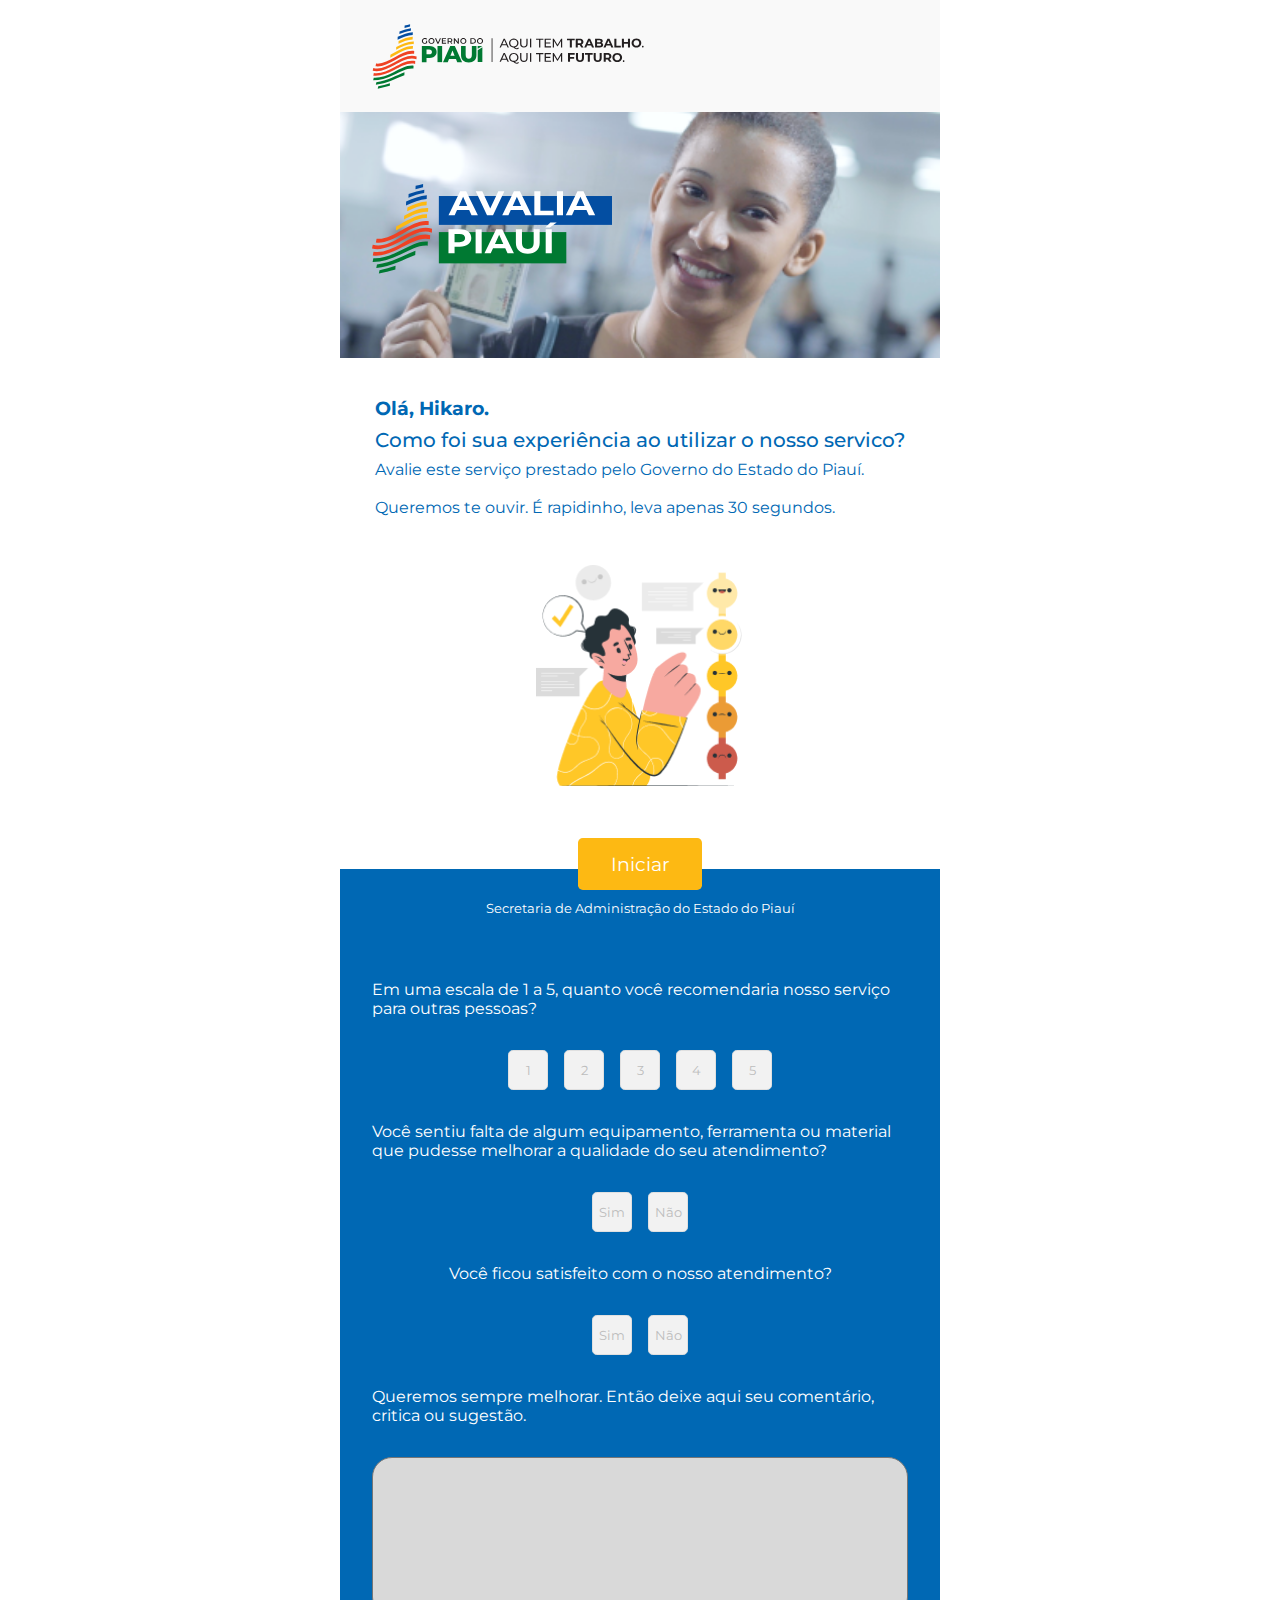
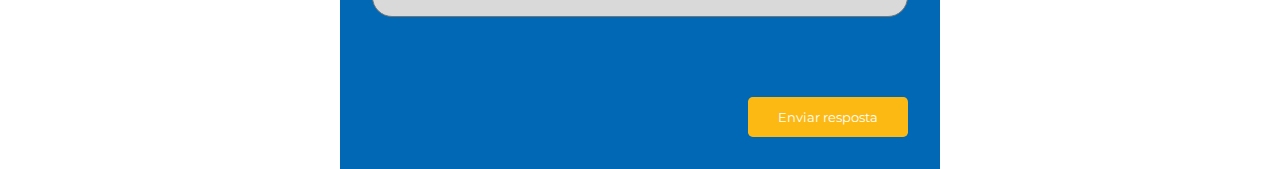
<file: index.html>
<!DOCTYPE html>
<html lang="pt-br">
<head>
    <meta charset="UTF-8">
    <meta http-equiv="X-UA-Compatible" content="IE=edge">
    <meta name="viewport" content="width=device-width, initial-scale=1.0">
    <!-- FONTE -->
    <link rel="preconnect" href="https://fonts.googleapis.com">
    <link rel="preconnect" href="https://fonts.gstatic.com" crossorigin>
    <link href="https://fonts.googleapis.com/css2?family=Montserrat:ital,wght@0,100;0,200;0,300;0,400;0,500;0,600;0,700;0,800;0,900;1,100;1,200;1,300;1,400;1,500;1,600;1,700;1,800;1,900&display=swap" rel="stylesheet">
    <!-- CSS -->
    <link rel="stylesheet" href="styles/style.css">
    <title>Pesquisa de Avaliação - Secretaria de Administração</title>
</head>
<body>
    <div class="container">
        <div class="content">
            <div class="logo-container">
                <img class="logo" src="Images/Logo.svg" alt="logo SEAD" />
            </div>

            <div class="capa-container">
                <img class="texto-imagem-capa" src="Images/Capa-texto.svg" alt="Avalia Piauí" />
                <img class="capa" src="Images/Capa.png" alt="capa NPS" />
            </div>

            <div class="main">
                <div class="text">
                    <h3>Olá, <span id="nome"></span>.</h2>
                        <p class="subtitle">Como foi sua experiência ao utilizar o nosso servico?</p>
                        <p>Avalie este serviço prestado pelo Governo do Estado do Piauí.</p>
                        <br />
                        <p>Queremos te ouvir. É rapidinho, leva apenas 30 segundos.</p>
                </div>
                
                <div class="image-frame">
                    <img class="frame" src="Images/Frame.png" />
                </div>
        
                <a href="#pesquisa" class="button">
                        Iniciar
                </a>

            </div>

            <div id="pesquisa" class="pesquisa">
                <div class="pesquisa-content">
                    <span>Secretaria de Administração do Estado do Piauí</span>

                    <p>
                        Em uma escala de 1 a 5, quanto você recomendaria nosso serviço para outras pessoas?
                    </p>

                    <div id="btn-pesquisa" class="btn-pesquisa">
                        <button id="btn-1" class="btn-action escala" value="1">
                            1
                        </button>

                        <button id="btn-2" class="btn-action escala" value="2">
                            2
                        </button>

                        <button id="btn-3" class="btn-action escala" value="3">
                            3
                        </button>

                        <button id="btn-4" class="btn-action escala" value="4">
                            4
                        </button>

                        <button id="btn-5" class="btn-action escala" value="5">
                            5
                        </button>
                    </div>

                    <p>
                        Você sentiu falta de algum equipamento, ferramenta ou material que pudesse melhorar a qualidade do seu atendimento?
                    </p>

                    <div id="sentir-falta" class="btn-pesquisa">
                        <button id="sim-falta" class="btn-action" value="Sim">
                            Sim
                        </button>

                        <button id="nao-falta" class="btn-action" value="Nao">
                            Não
                        </button>
                    </div>

                    <p>
                        Você ficou satisfeito com o nosso atendimento?
                    </p>

                    <div id="satisfeito" class="btn-pesquisa">
                        <button id="sim-satisfeito" class="btn-action" value="Sim">
                            Sim
                        </button>

                        <button id="nao-satisfeito" class="btn-action" value="Nao">
                            Não
                        </button>
                    </div>

                    <p>
                        Queremos sempre melhorar. Então deixe aqui seu comentário, critica ou sugestão.
                    </p>

                    <textarea id="textarea" class="textarea"></textarea>

                    <footer>
                        <button id="enviar" class="enviar" onclick="enviarNps()">
                            Enviar resposta
                        </button>
                    </footer>
                </div>
            </div>
        </div>
    </div>

    <script src="script/script.js"></script>
</body>
</html>
</file>
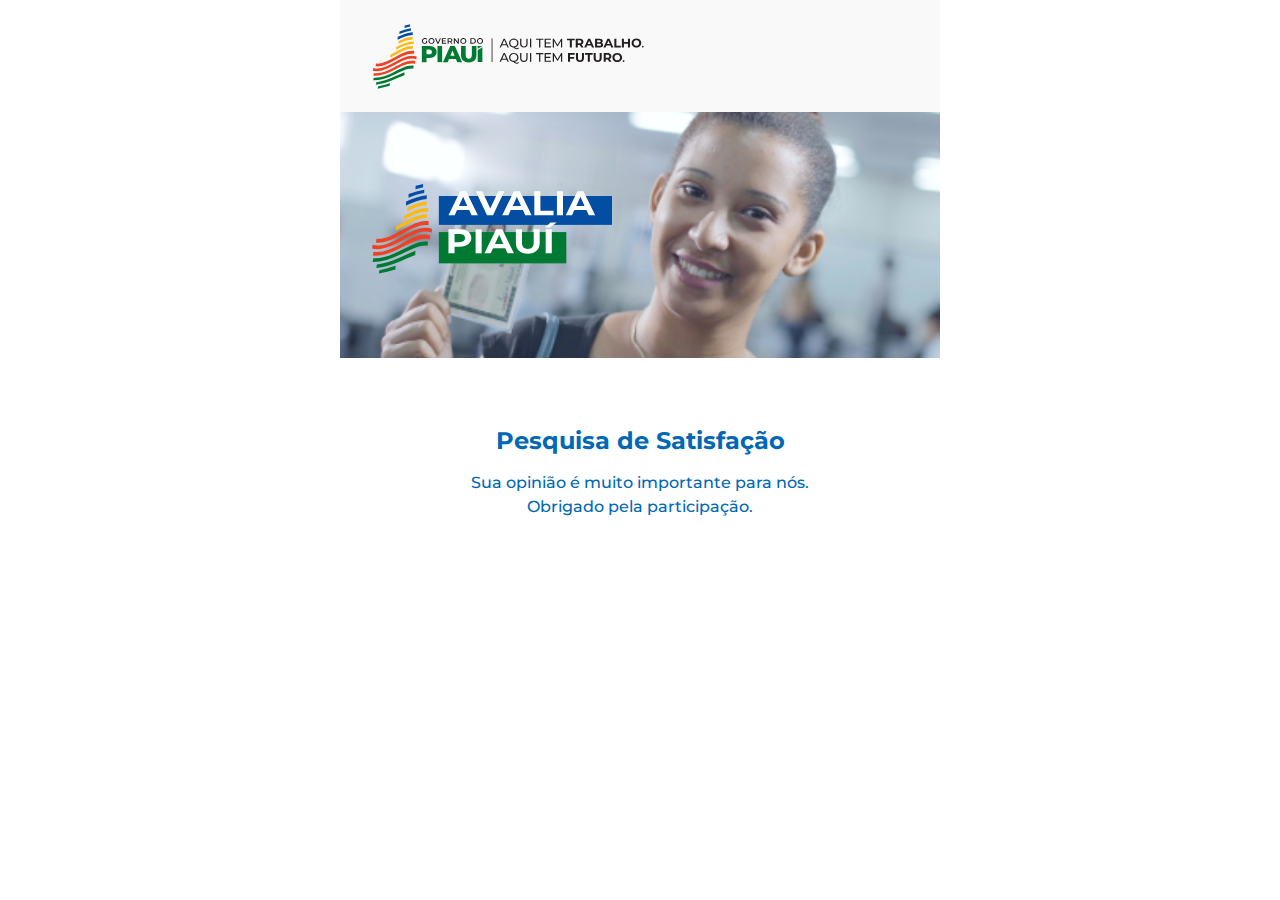
<file: agradecimento.html>
<!DOCTYPE html>
<html lang="pt-br">
<head>
    <meta charset="UTF-8">
    <meta http-equiv="X-UA-Compatible" content="IE=edge">
    <meta name="viewport" content="width=device-width, initial-scale=1.0">
    <!-- FONTE -->
    <link rel="preconnect" href="https://fonts.googleapis.com">
    <link rel="preconnect" href="https://fonts.gstatic.com" crossorigin>
    <link href="https://fonts.googleapis.com/css2?family=Montserrat:ital,wght@0,100;0,200;0,300;0,400;0,500;0,600;0,700;0,800;0,900;1,100;1,200;1,300;1,400;1,500;1,600;1,700;1,800;1,900&display=swap" rel="stylesheet">
    <!-- CSS -->
    <link rel="stylesheet" href="styles/style.css">
    <title>NPS - AVALIA PIAUÍ</title>
</head>
<body>
    <div class="container">
        <div class="content">
            <div class="logo-container">
                <img class="logo" src="Images/Logo.svg" alt="logo SEAD" />
            </div>

            <div class="capa-container">
                <img class="texto-imagem-capa" src="Images/Capa-texto.svg" alt="Avalia Piauí" />
                <img class="capa" src="Images/Capa.png" alt="capa NPS" />
            </div>

            <div class="text-agradecimento">
                <h2>Pesquisa de Satisfação</h2>
                <p>
                    Sua opinião é muito importante para nós.
                        <br > 
                    Obrigado pela participação.</p>
            </div>
        </div>
</body>
</html>
</file>
<file: styles/style.css>
* {
    padding: 0;
    margin: 0;
    box-sizing: border-box;
    font-family: 'Montserrat', sans-serif;
}

html{
    scroll-behavior: smooth;
 }

.container {
    display: flex;
    justify-content: center;
    align-items: center;
}

.content {
    width: 100%;
    max-width: 600px;
    background-color: #fff;
    height: 100vh;
}

.capa-container {
    position: relative;
}

.texto-imagem-capa {
    position: absolute;
    width: 15rem;;
    top: 4.5rem;
    left: 2rem;
}

.logo-container {
    width: 100%;
    height: 7rem;
    background-color: #F9F9F9;
    display: flex;
    align-items: center;
}

.logo {
    width: 17rem;
    margin-left: 2rem;
}

.capa {
    width: 100%;
}

.main {
    color: #0068B4;
    padding: 2.20rem 2rem;
    display: flex;
    flex-direction: column;
    justify-content: center;
    align-items: center;
    position: relative;
}

.main h3 {
    margin-bottom: .5rem;
}

.main .subtitle {
    font-weight: 500;
    font-size: 1.25rem;
    margin-bottom: .5rem;
}

.image-frame {
    display: flex;
    align-items: center;
    justify-content: center;
    margin: 3rem 0;
}

.frame {
    width: 13rem;
}

.button {
    width: 7.75rem;
    height: 3.25rem;
    background-color: #FDB913;
    border: none;
    color: #fff;
    border-radius: .3rem;
    font-size: 1.2rem;
    position: absolute;
    bottom: -1.3rem;
    cursor: pointer;
    display: flex;
    justify-content: center;
    align-items: center;
    text-decoration: none;
}

.pesquisa {
    background-color: #0068B4;
    color: #fff;
    display: flex;
    flex-direction: column;
    justify-content: center;
    align-items: center;
}

.pesquisa-content {
    padding: 0 2rem;
    display: flex;
    flex-direction: column;
    justify-content: center;
    align-items: center;
}

.pesquisa-content span {
    display: block;
    padding-top: 2rem;
    font-size: 0.8rem;
    margin-bottom: 4rem;
}

.btn-pesquisa {
    margin: 2rem 0;
    display: flex;
    gap: 1rem;
}

.btn-action {
    width: 2.5rem;
    height: 2.5rem;
    background-color: #F2F2F2;
    border: 0.03rem solid #E0E0E0;
    border-radius: .3rem;
    color: #BDBDBD
}

.textarea {
    width: 100%;
    height: 10rem;
    background-color: #D9D9D9;
    border-radius: 1.25rem;
    margin-top: 2rem;
    outline: none;
    padding: 1rem;
    resize: none;
}

footer {
    width: 100%;
    display: flex;
    justify-content: flex-end;
    margin-top: 5rem;
    margin-bottom: 2rem;
}

.enviar {
    background-color: #FDB913;
    border: none;
    border-radius: .3rem;
    width: 10rem;
    height: 2.5rem;
    color: #fff;
    cursor: pointer;
}

.text-agradecimento {
    display: flex;
    flex-direction: column;
    justify-content: center;
    align-items: center;
    margin-top: 4rem;
    color: #0068B4;
}

.text-agradecimento h2 {
    margin-bottom: 1rem;
}

.text-agradecimento p {
    font-weight: 500;
    text-align: center;
    line-height: 150%;
}

.check {
    background-color: #FDB913;
    color: #fff;
}

@media (max-width: 600px) {
    .texto-imagem-capa {
        position: absolute;
        width: 35%;
        top: 3rem;
        left: 2rem;
    }
}
</file>
